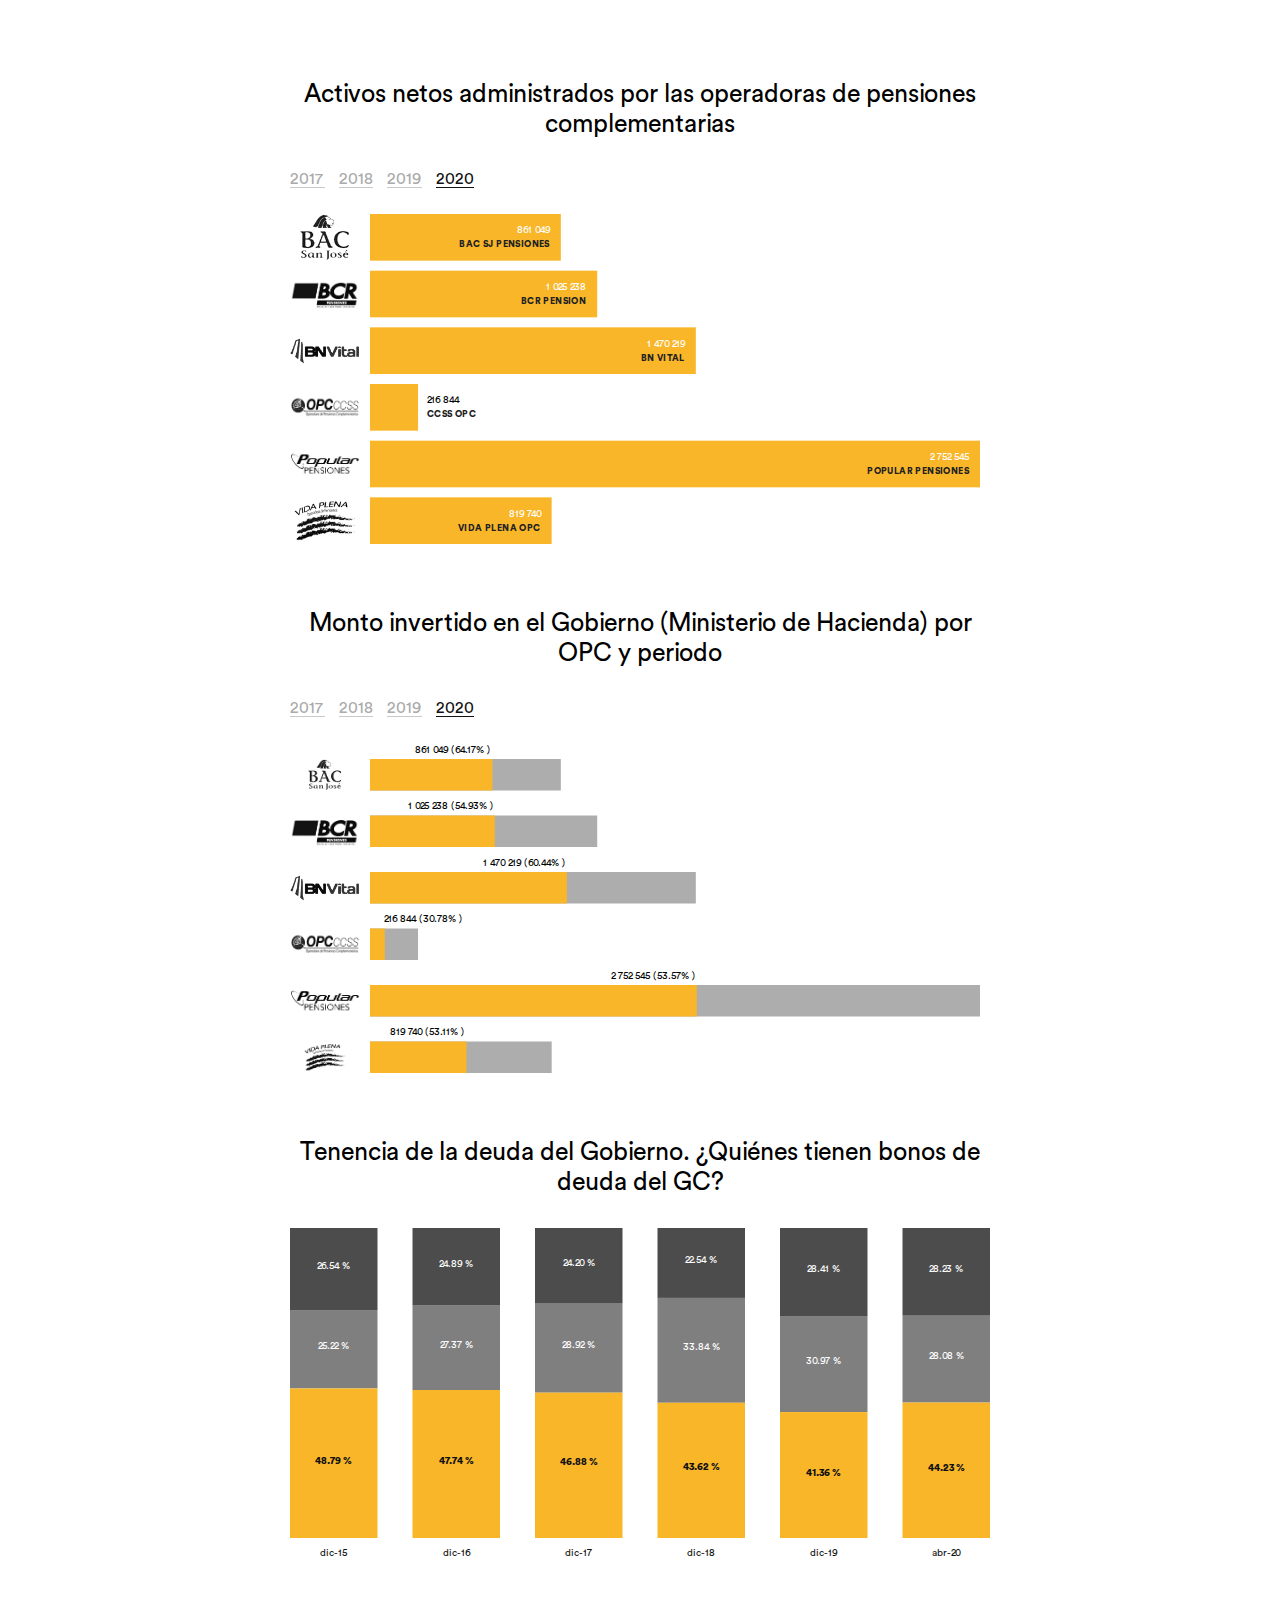
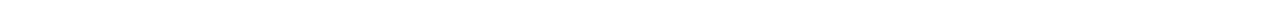
<file: index.html>
<!DOCTYPE html>
<html lang="en" dir="ltr">
    <head>
        <meta charset="utf-8">
        <title></title
        <meta name="viewport" content="width=device-width, initial-scale=1.0">
        <link rel="stylesheet" href="css/circular-std.css">
        <link rel="stylesheet" href="style.css">

    </head>
    <body>
        <div class="container">
            <h1>Activos netos administrados por las operadoras de pensiones complementarias</h1>

            <div class="switch02 switch">
                    <span>2017</span> <span>2018</span> <span>2019</span> <span class="selected">2020</span>
            </div>

            <div id="graph02" class="graph"></div>
        </div>
        <div class="container">
            <h1>Monto invertido en el Gobierno (Ministerio de Hacienda) por OPC y periodo</h1>

            <div class="switch03 switch">
                    <span>2017</span> <span>2018</span> <span>2019</span> <span class="selected">2020</span>
            </div>

            <div id="graph03" class="graph"></div>
        </div>
        <div class="container">
            <h1>Tenencia de la deuda del Gobierno. ¿Quiénes tienen bonos de deuda del GC?</h1>
            <div id="graph04" class="graph"></div>
        </div>
        <br>
        <br>
    </body>
    <script type="text/javascript" src="script/jquery.min.js"></script>
    <script type="text/javascript" src="script/d3.js"></script>
    <script type="text/javascript" src="script/data.js"></script>
    <script type="text/javascript" src="script/graph02.js"></script>
    <script type="text/javascript" src="script/graph03.js"></script>
    <script type="text/javascript" src="script/graph04.js"></script>
</html>
</file>
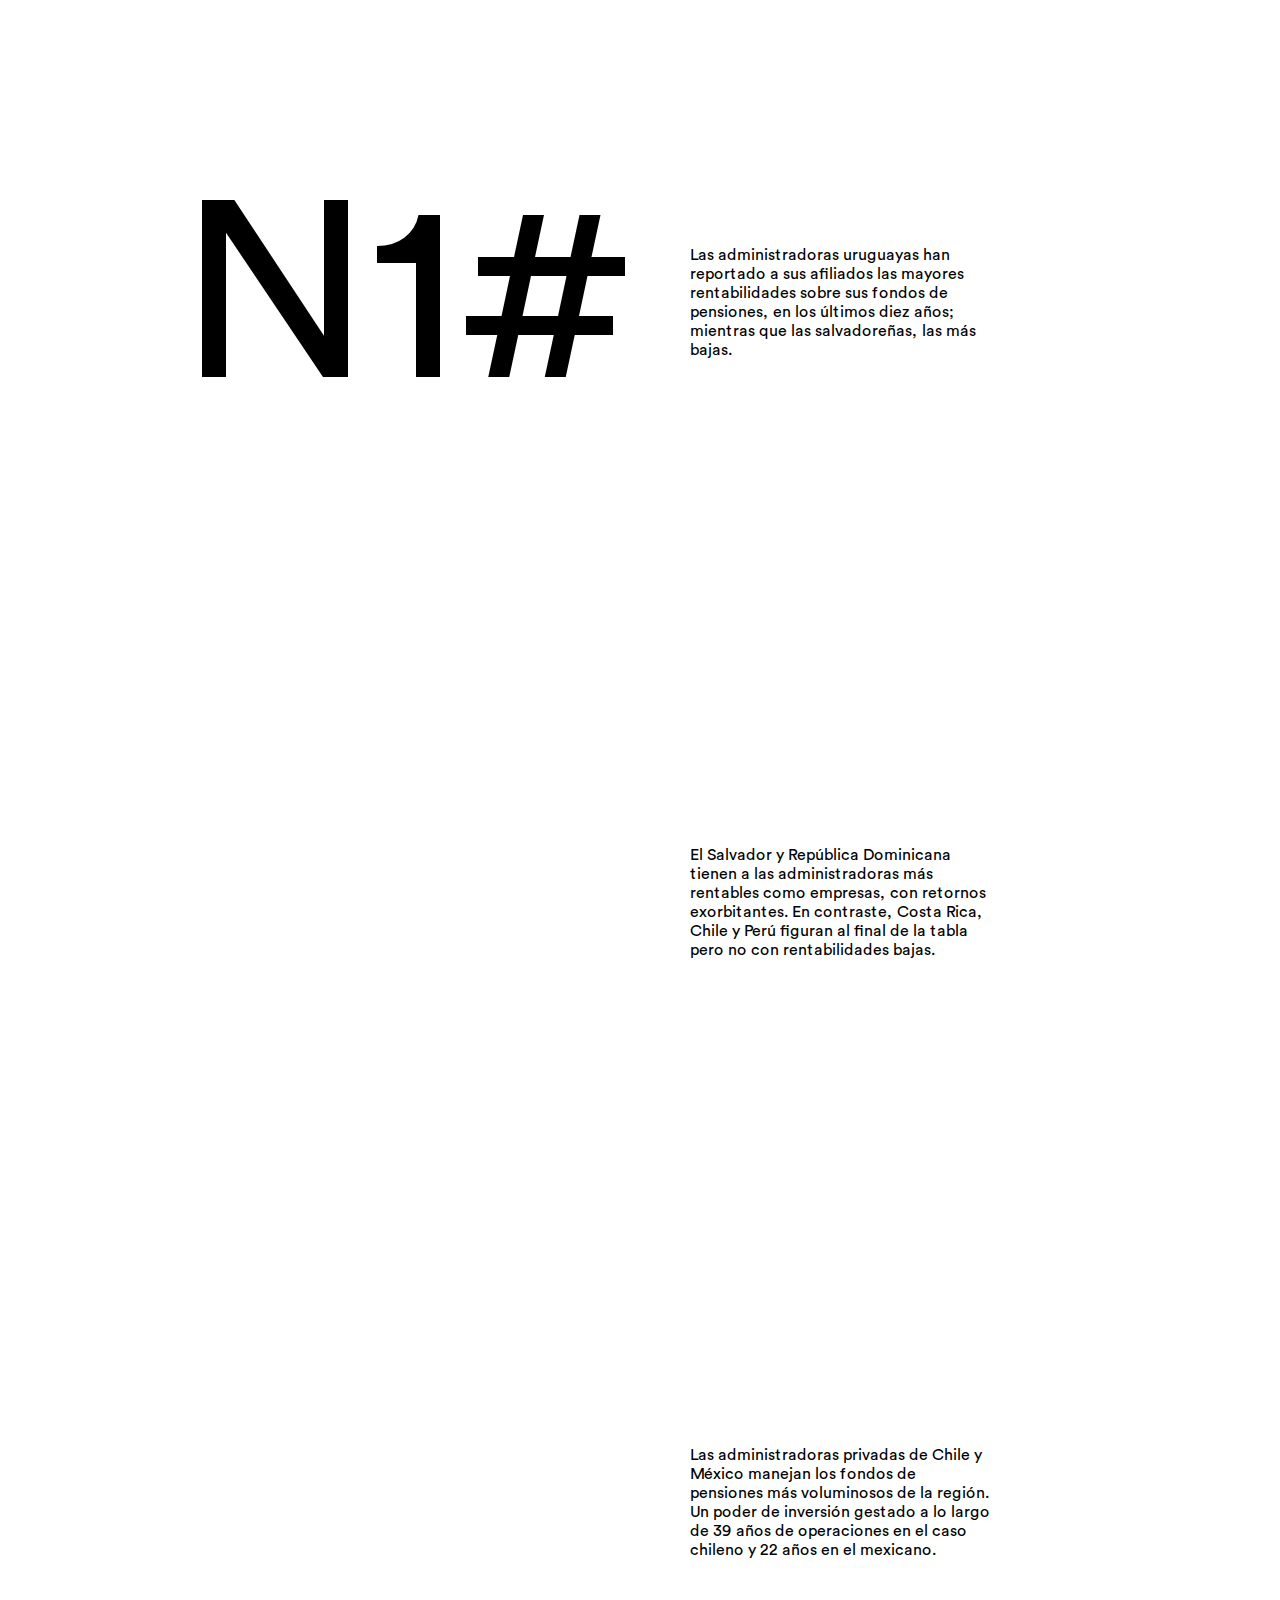
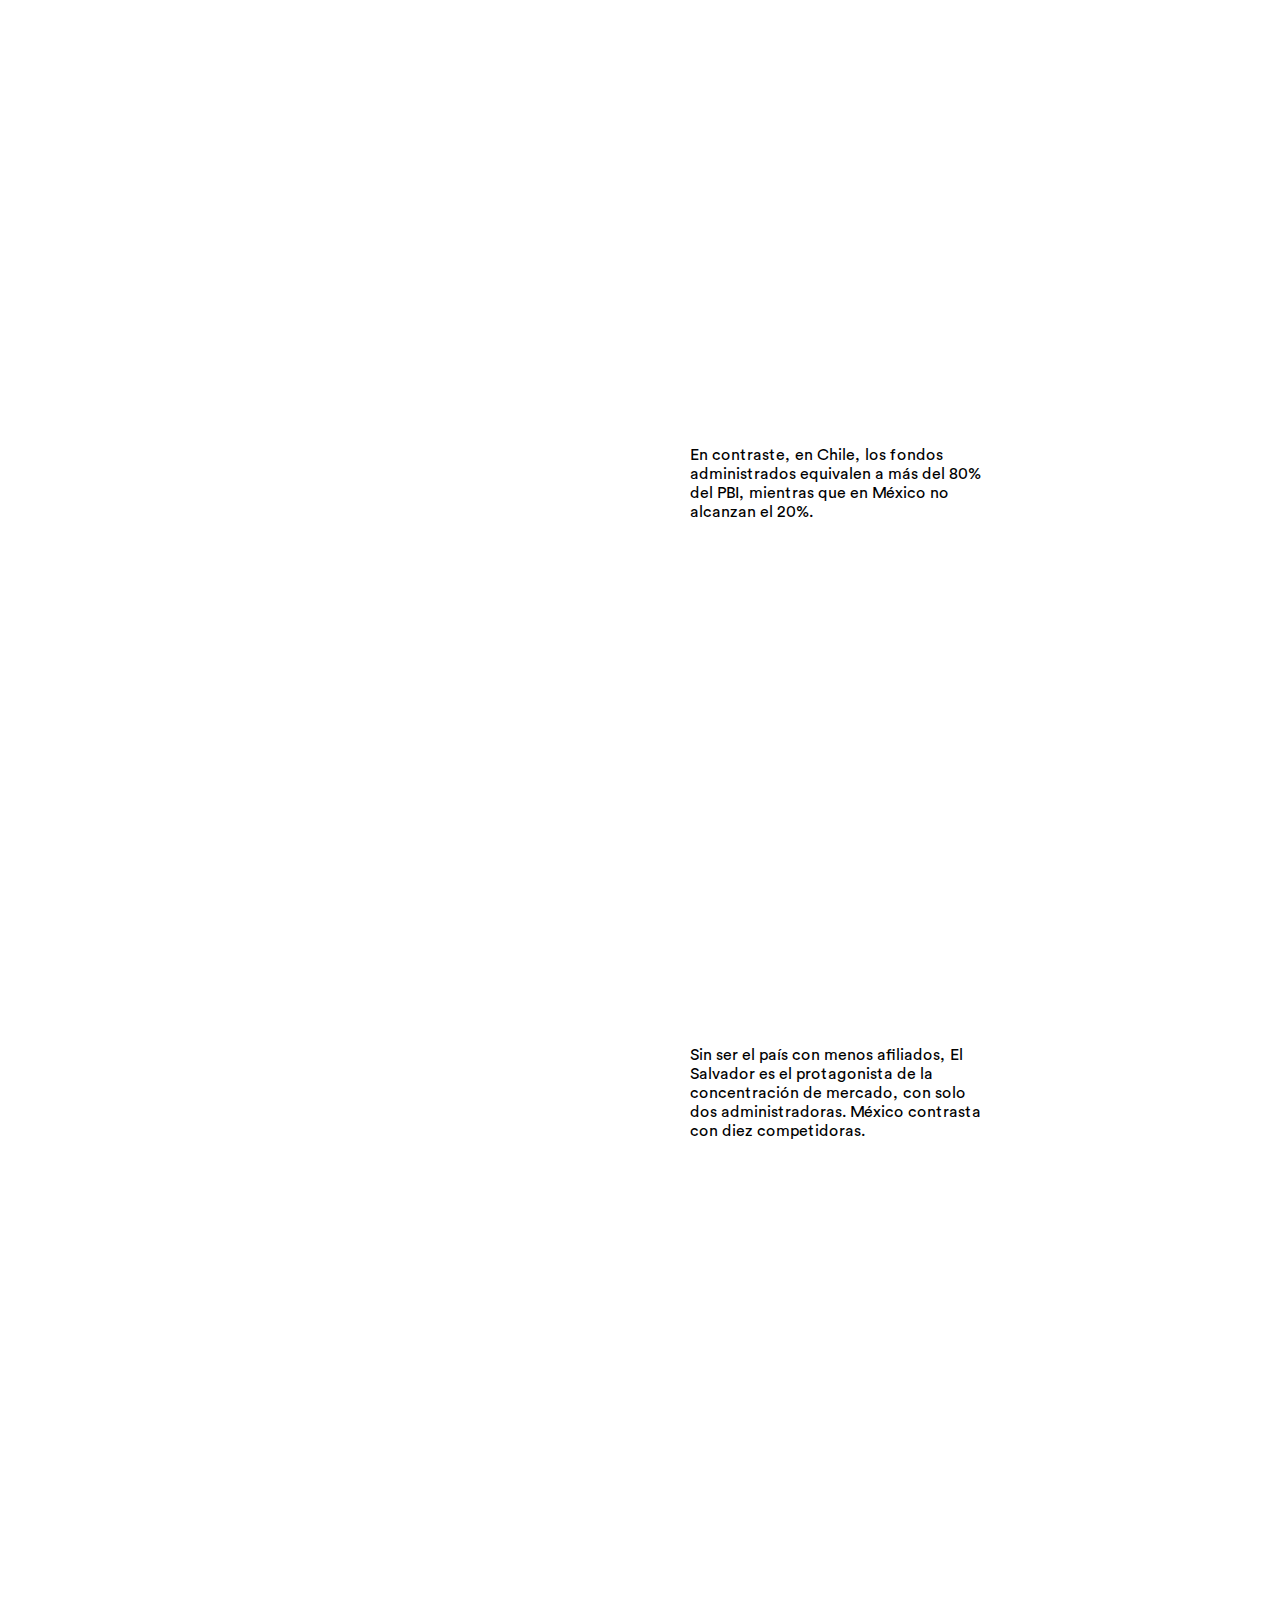
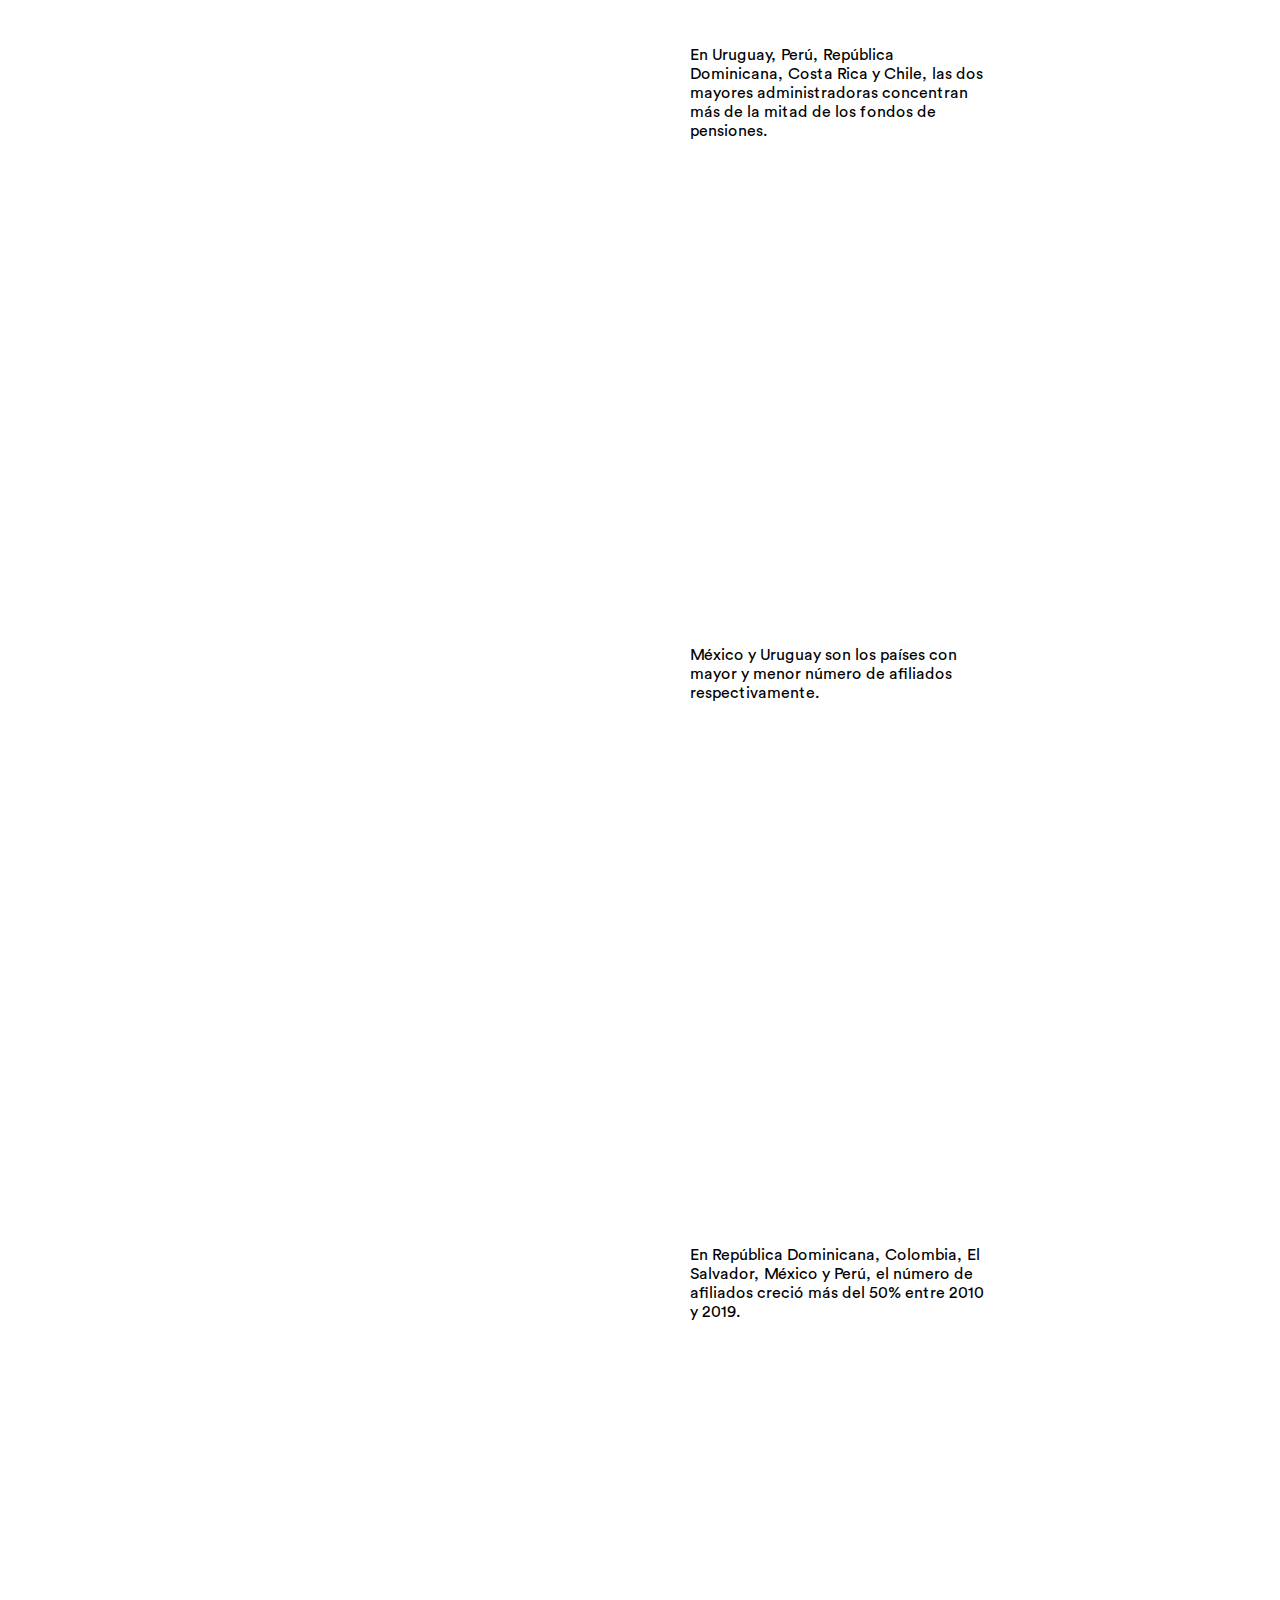
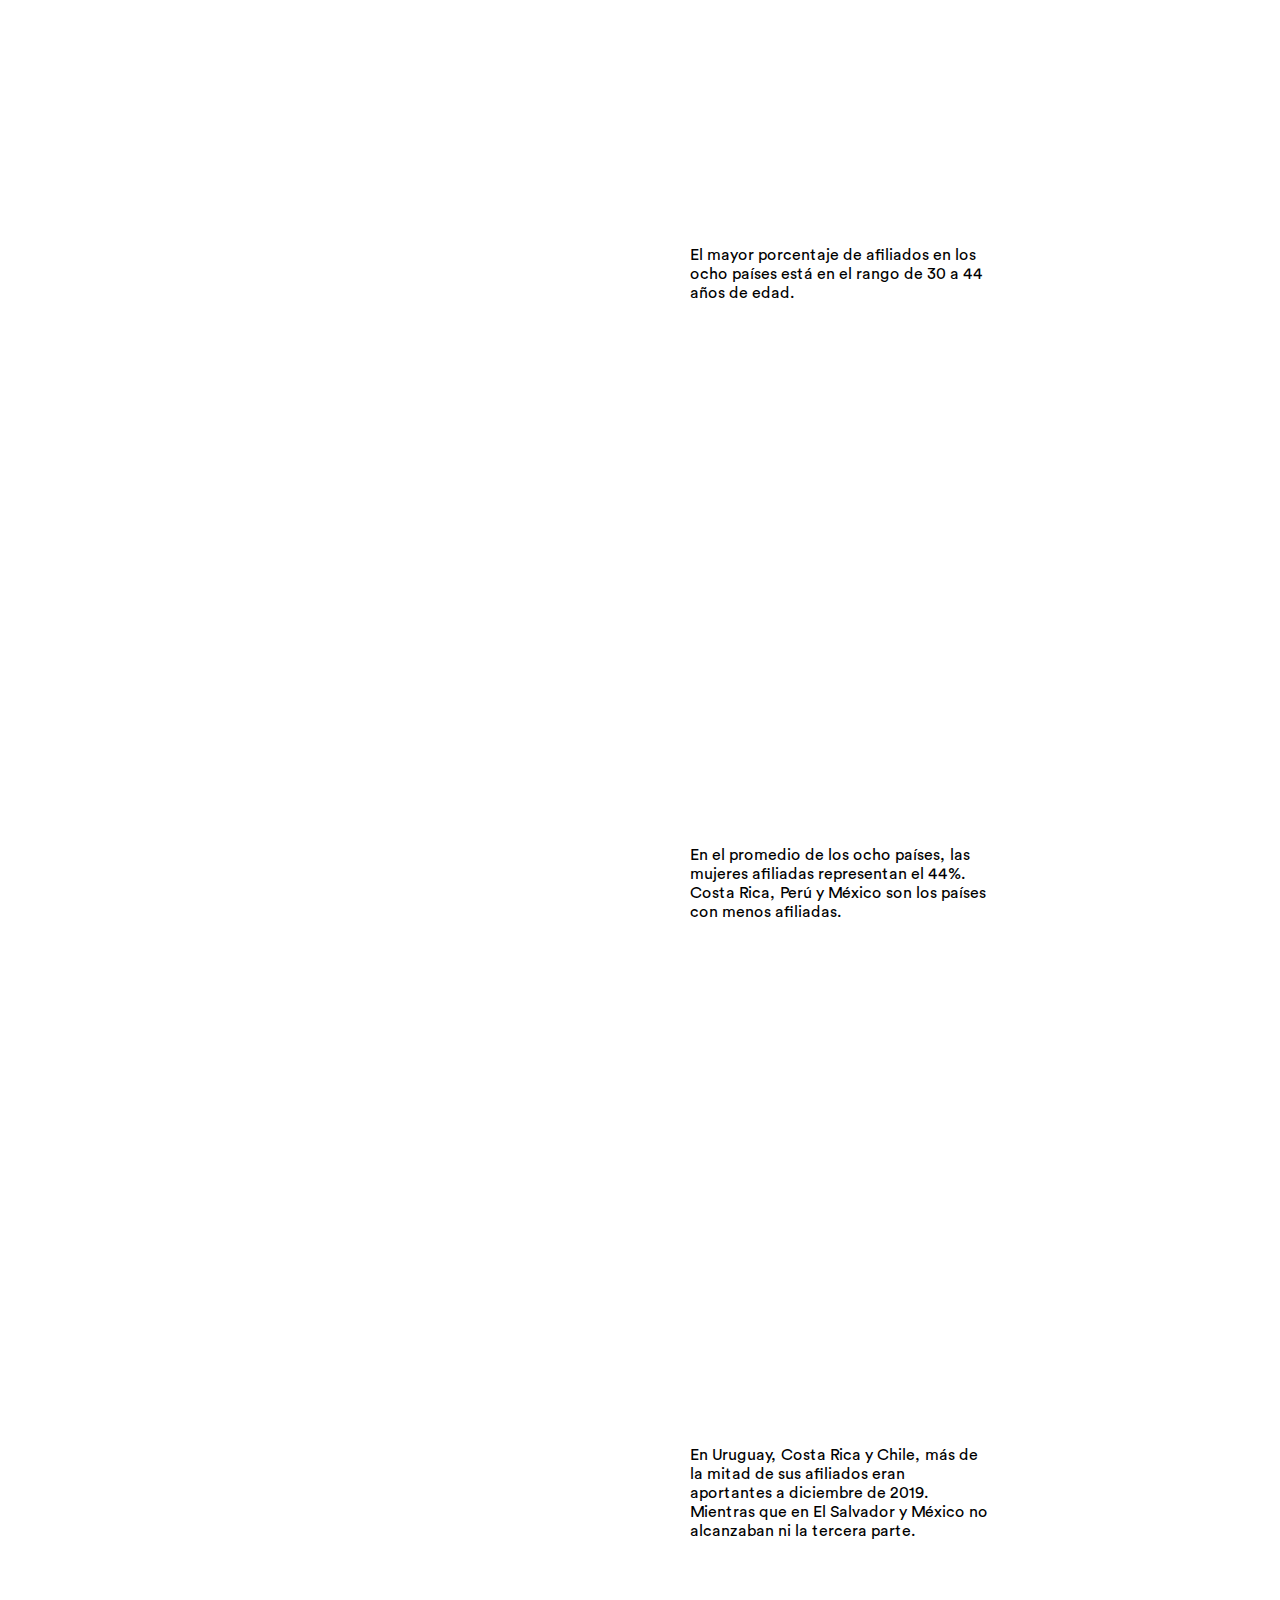
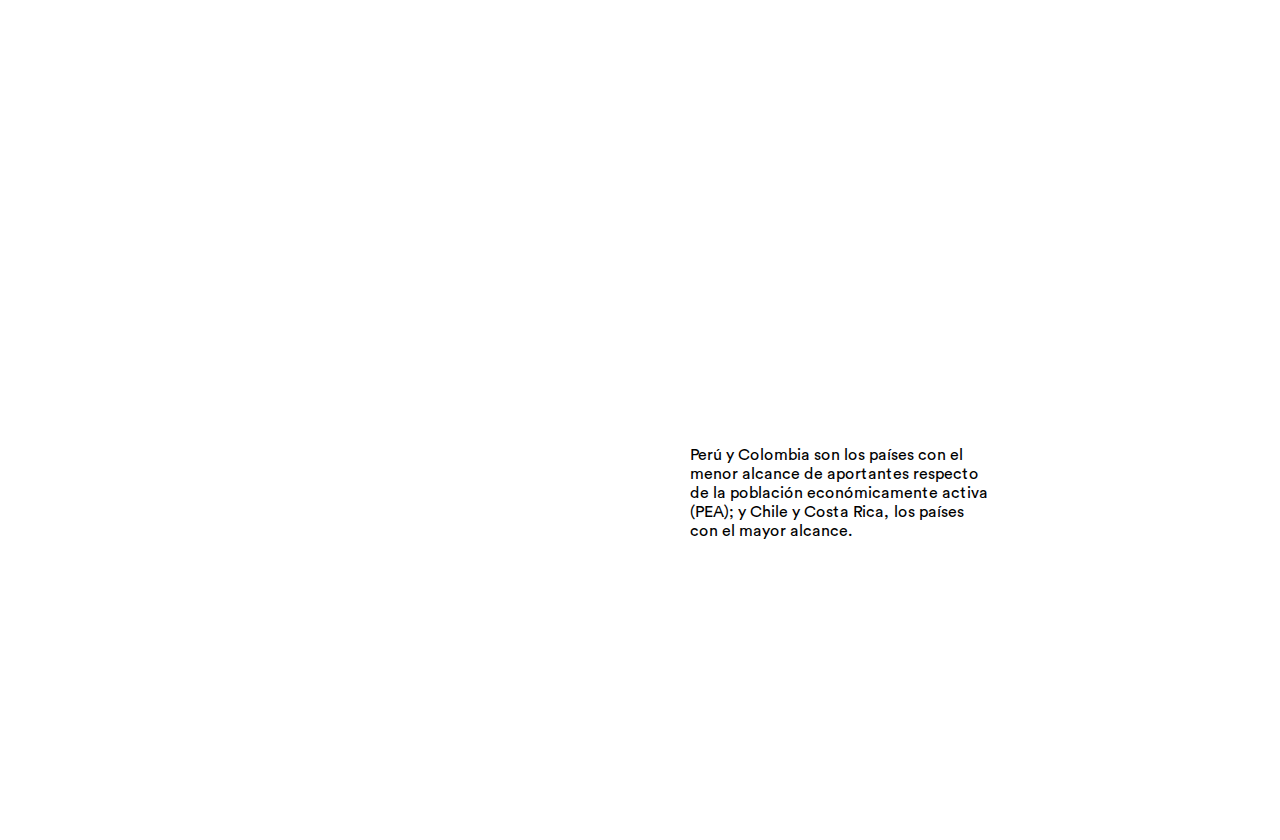
<file: centraldedatos.html>
<!DOCTYPE html>
<html lang="en" dir="ltr">
    <head>
        <meta charset="utf-8">
        <title></title>
        <meta name="viewport" content="width=device-width, initial-scale=1.0">
        <link rel="stylesheet" href="style.css">
        <link rel="stylesheet" href="css/circular-std.css">
        <link rel="stylesheet" href="central.css">
    </head>
    <body>
        <div class="Current">
            <span id="value">N1#</span>
        </div>
        <div id="fullpage">
            <div class="section">
                <div class="container">
                    <p class="slidedesc">Las administradoras uruguayas han reportado a sus afiliados las mayores rentabilidades sobre sus fondos de pensiones, en los últimos diez años; mientras que las salvadoreñas, las más bajas.</p>
                    <div class="graph">

                    </div>
                </div>
            </div>

            <div class="section">
                <div class="container">
                    <p class="slidedesc">El Salvador y República Dominicana tienen a las administradoras más rentables como empresas, con retornos exorbitantes. En contraste, Costa Rica, Chile y Perú figuran al final de la tabla pero no con rentabilidades bajas.</p>
                </div>
            </div>

            <div class="section">
                <div class="container">
                    <p class="slidedesc">Las administradoras privadas de Chile y México manejan los fondos de pensiones más voluminosos de la región. Un poder de inversión gestado a lo largo de 39 años de operaciones en el caso chileno y 22 años en el mexicano.</p>
                </div>
            </div>

            <div class="section">
                <div class="container">
                    <p class="slidedesc">En contraste, en Chile, los fondos administrados equivalen a más del 80% del PBI, mientras que en México no alcanzan el 20%.</p>
                </div>
            </div>

            <div class="section">
                <div class="container">
                    <p class="slidedesc">Sin ser el país con menos afiliados, El Salvador es el protagonista de la concentración de mercado, con solo dos administradoras. México contrasta con diez competidoras.</p>
                </div>
            </div>

            <div class="section">
                <div class="container">
                    <p class="slidedesc">En Uruguay, Perú, República Dominicana, Costa Rica y Chile, las dos mayores administradoras concentran más de la mitad de los fondos de pensiones.</p>
                </div>
            </div>

            <div class="section">
                <div class="container">
                    <p class="slidedesc">México y Uruguay son los países con mayor y menor número de afiliados respectivamente.</p>
                </div>
            </div>

            <div class="section">
                <div class="container">
                    <p class="slidedesc">En República Dominicana, Colombia, El Salvador, México y Perú, el número de afiliados creció más del 50% entre 2010 y 2019.</p>
                </div>
            </div>

            <div class="section">
                <div class="container">
                    <p class="slidedesc">El mayor porcentaje de afiliados en los ocho países está en el rango de 30 a 44 años de edad.</p>
                </div>
            </div>

            <div class="section">
                <div class="container">
                    <p class="slidedesc">En el promedio de los ocho países, las mujeres afiliadas representan el 44%. Costa Rica, Perú y México son los países con menos afiliadas.</p>
                </div>
            </div>

            <div class="section">
                <div class="container">
                    <p class="slidedesc">En Uruguay, Costa Rica y Chile, más de la mitad de sus afiliados eran aportantes a diciembre de 2019. Mientras que en El Salvador y México no alcanzaban ni la tercera parte.</p>
                </div>
            </div>

            <div class="section">
                <div class="container">
                    <p class="slidedesc">Perú y Colombia son los países con el menor alcance de aportantes respecto de la población económicamente activa (PEA); y Chile y Costa Rica, los países con el mayor alcance.</p>
                </div>
            </div>
        </div>
    </body>
    <script type="text/javascript" src="script/jquery.min.js"></script>
    <script type="text/javascript" src="script/reactor.js"></script>
</html>
</file>
<file: css/circular-std.css>
/* CircularStd @font-face kit */
@font-face {
  font-family: 'CircularStd';
  src: url('../fonts/CircularStd-Black.eot');
  src: url('../fonts/CircularStd-Black.eot?#iefix') format('embedded-opentype'), url('../fonts/CircularStd-Black.woff') format('woff'), url('../fonts/CircularStd-Black.ttf') format('truetype'), url('../fonts/CircularStd-Black.svg#bcc26993292869431e54c666aafa8fcd') format('svg');
  font-weight: 800;
  font-style: normal;
}
@font-face {
  font-family: 'CircularStd';
  src: url('../fonts/CircularStd-BlackItalic.eot');
  src: url('../fonts/CircularStd-BlackItalic.eot?#iefix') format('embedded-opentype'), url('../fonts/CircularStd-BlackItalic.woff') format('woff'), url('../fonts/CircularStd-BlackItalic.ttf') format('truetype'), url('../fonts/CircularStd-BlackItalic.svg#bcc26993292869431e54c666aafa8fcd') format('svg');
  font-weight: 800;
  font-style: italic;
}
@font-face {
  font-family: 'CircularStd';
  src: url('../fonts/CircularStd-Bold.eot');
  src: url('../fonts/CircularStd-Bold.eot?#iefix') format('embedded-opentype'), url('../fonts/CircularStd-Bold.woff') format('woff'), url('../fonts/CircularStd-Bold.ttf') format('truetype'), url('../fonts/CircularStd-Bold.svg#bcc26993292869431e54c666aafa8fcd') format('svg');
  font-weight: 600;
  font-style: normal;
}
@font-face {
  font-family: 'CircularStd';
  src: url('../fonts/CircularStd-BoldItalic.eot');
  src: url('../fonts/CircularStd-BoldItalic.eot?#iefix') format('embedded-opentype'), url('../fonts/CircularStd-BoldItalic.woff') format('woff'), url('../fonts/CircularStd-BoldItalic.ttf') format('truetype'), url('../fonts/CircularStd-BoldItalic.svg#bcc26993292869431e54c666aafa8fcd') format('svg');
  font-weight: 600;
  font-style: italic;
}
@font-face {
  font-family: 'CircularStd';
  src: url('../fonts/CircularStd-Medium.eot');
  src: url('../fonts/CircularStd-Medium.eot?#iefix') format('embedded-opentype'), url('../fonts/CircularStd-Medium.woff') format('woff'), url('../fonts/CircularStd-Medium.ttf') format('truetype'), url('../fonts/CircularStd-Medium.svg#bcc26993292869431e54c666aafa8fcd') format('svg');
  font-weight: 500;
  font-style: normal;
}
@font-face {
  font-family: 'CircularStd';
  src: url('../fonts/CircularStd-MediumItalic.eot');
  src: url('../fonts/CircularStd-MediumItalic.eot?#iefix') format('embedded-opentype'), url('../fonts/CircularStd-MediumItalic.woff') format('woff'), url('../fonts/CircularStd-MediumItalic.ttf') format('truetype'), url('../fonts/CircularStd-MediumItalic.svg#bcc26993292869431e54c666aafa8fcd') format('svg');
  font-weight: 500;
  font-style: italic;
}
@font-face {
  font-family: 'CircularStd';
  src: url('../fonts/CircularStd-Book.eot');
  src: url('../fonts/CircularStd-Book.eot?#iefix') format('embedded-opentype'), url('../fonts/CircularStd-Book.woff') format('woff'), url('../fonts/CircularStd-Book.ttf') format('truetype'), url('../fonts/CircularStd-Book.svg#bcc26993292869431e54c666aafa8fcd') format('svg');
  font-weight: 400;
  font-style: normal;
}
@font-face {
  font-family: 'CircularStd';
  src: url('../fonts/CircularStd-BookItalic.eot');
  src: url('../fonts/CircularStd-BookItalic.eot?#iefix') format('embedded-opentype'), url('../fonts/CircularStd-BookItalic.woff') format('woff'), url('../fonts/CircularStd-BookItalic.ttf') format('truetype'), url('../fonts/CircularStd-BookItalic.svg#bcc26993292869431e54c666aafa8fcd') format('svg');
  font-weight: 400;
  font-style: italic;
}
</file>
<file: style.css>
*{
    box-sizing: border-box;
}

html, body{
    margin: 0px;
}

html{
    font-family: 'CircularStd';
    padding: 20px;
}

.container{
    max-width: 700px;
    margin: 0 auto;
}

h1{
    font-weight: 400;
    font-size: 25px;
    margin: 30px 0px;
    text-align: center;
    margin-top: 60px;
}

.desc{
    margin-bottom: 50px;
    color: #999;
}

.switch{
    margin-bottom: 25px;
}

.switch span{
    border-bottom: 1px solid #c9c9c9;
    color: #aaa;
    margin-right: 10px;
    cursor: pointer;
}

.switch span.selected{
    color: #111;
    border-bottom: 1px solid #111;
}
</file>
<file: central.css>
body{
    font-family: 'CircularStd'
}

.section{
    padding: 10px;
    min-height: 600px;
    /* border-bottom: 1px dotted #111; */
}

.section .container{
    position: relative;
}

.section .slidedesc{
    position: absolute;
    width: 300px;
    right: 0;
    top: 200px;
}

#value{
    font-size: 250px;
    position: fixed;
    top: 150px;
    left: 180px;
}
</file>
